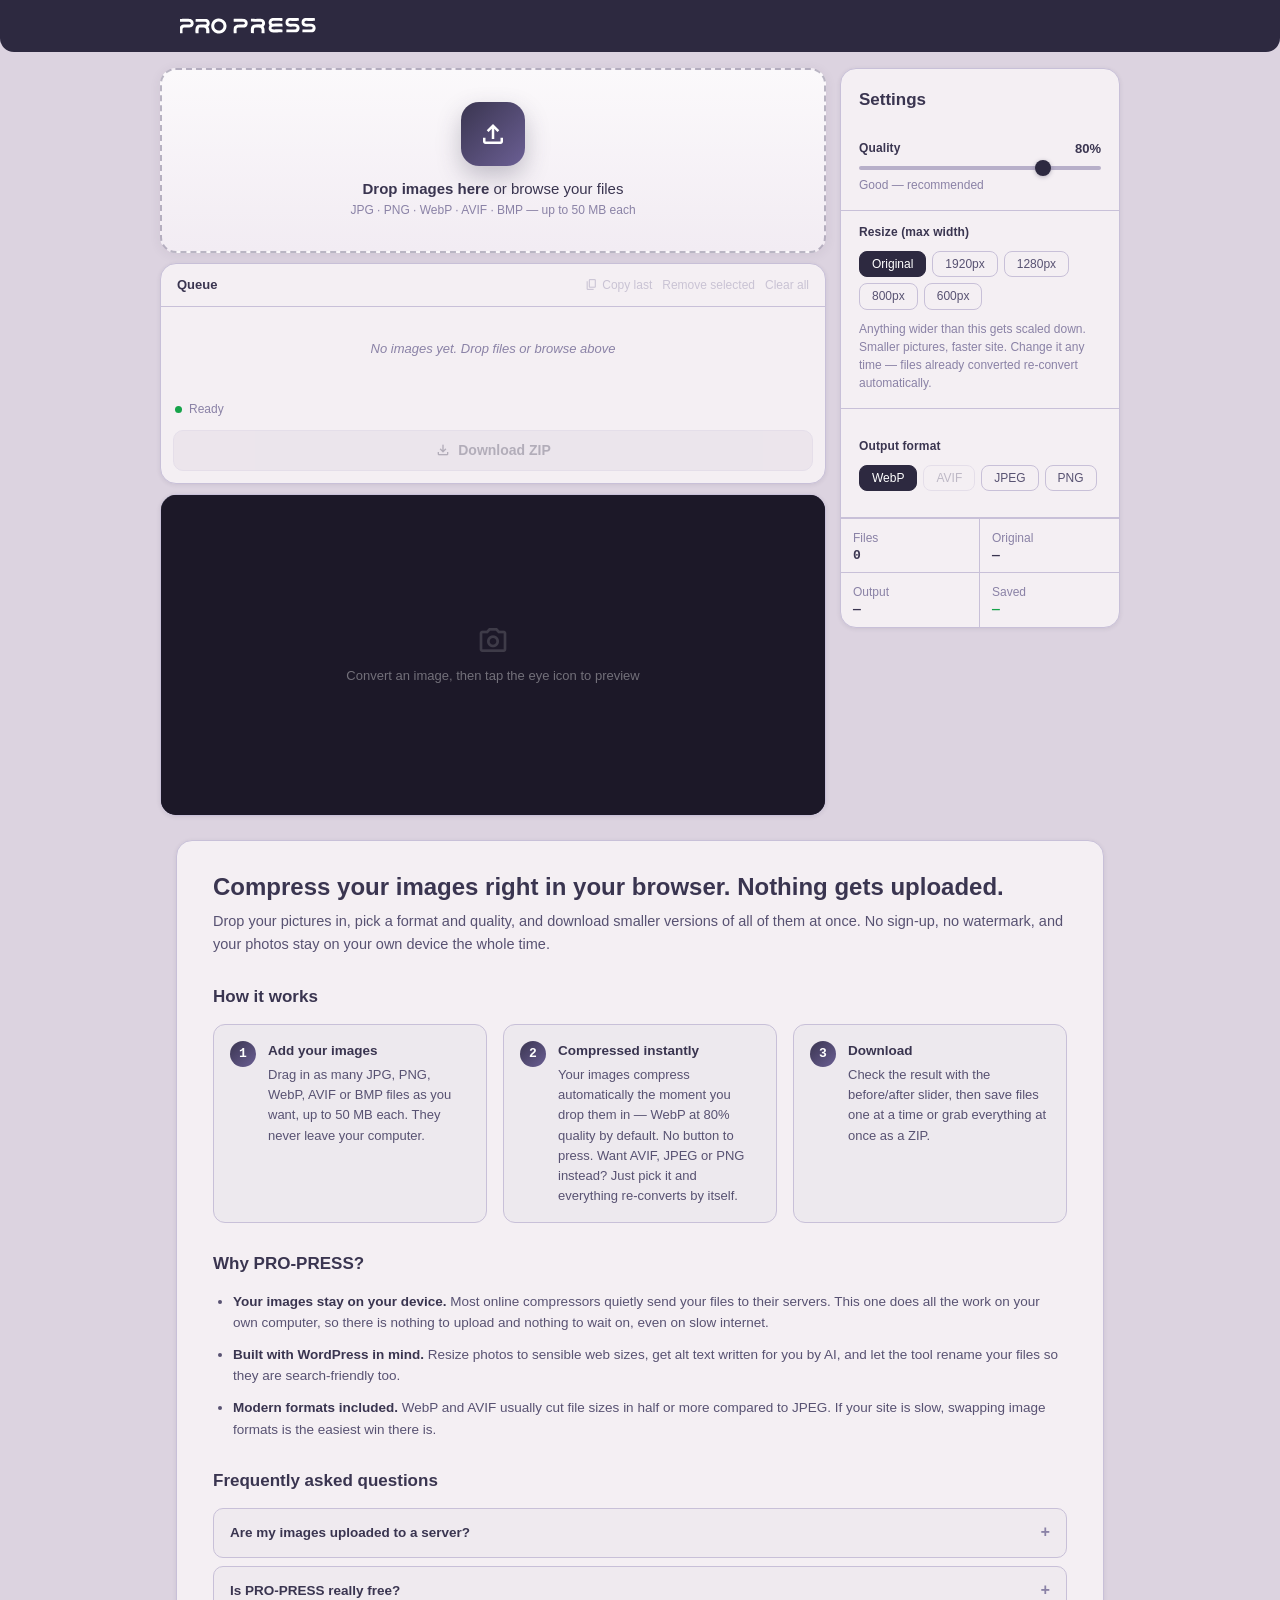
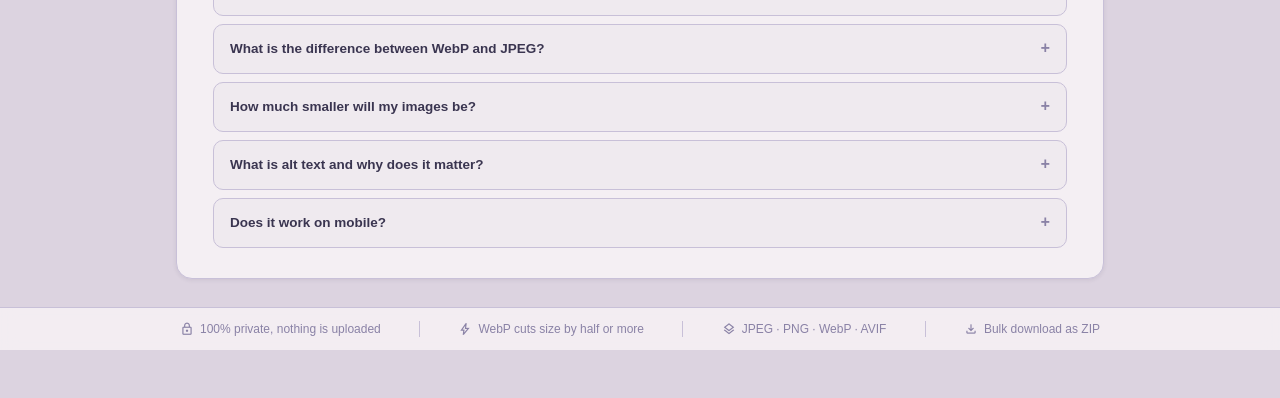
<file: index.html>
<!DOCTYPE html>
<html lang="en">
<head>
  <meta charset="utf-8"/>
  <meta name="viewport" content="width=device-width, initial-scale=1.0"/>
  <title>PRO-PRESS | Free Image Optimizer &amp; Compressor for WebP, AVIF, JPEG and PNG</title>
  <meta name="description" content="Compress and convert images to WebP, AVIF, JPEG or PNG right in your browser. 100% free and private. Nothing is uploaded anywhere, so it even works on slow connections."/>
  <meta name="keywords" content="image compressor, image optimizer, compress images, WebP converter, AVIF converter, bulk image compression, reduce image size, free image compressor"/>
  <meta name="author" content="PRO-PRESS"/>
  <meta name="robots" content="index, follow"/>
  <script async src="https://pagead2.googlesyndication.com/pagead/js/adsbygoogle.js?client=ca-pub-9510743581652071"
     crossorigin="anonymous"></script>
  <meta name="google-adsense-account" content="ca-pub-9510743581652071"/>
  <meta name="theme-color" content="#3A3550"/>
  <link rel="canonical" href="https://pro-press.vercel.app/"/>
  <meta property="og:type" content="website"/>
  <meta property="og:title" content="PRO-PRESS: Free Bulk Image Optimizer &amp; Compressor"/>
  <meta property="og:description" content="Compress JPEG, PNG, WebP and AVIF images right in your browser. Nothing is uploaded. Free forever."/>
  <meta property="og:url" content="https://pro-press.vercel.app/"/>
  <meta name="twitter:card" content="summary_large_image"/>
  <meta name="twitter:title" content="PRO-PRESS: Free Bulk Image Optimizer &amp; Compressor"/>
  <link rel="icon" type="image/svg+xml" href="assests/fav icon colored.svg"/>
  <script type="application/ld+json">
  {"@context":"https://schema.org","@type":"WebApplication","name":"PRO-PRESS Image Optimizer","url":"https://pro-press.vercel.app/","description":"Free bulk image compressor. Compress JPEG, PNG, WebP and AVIF in your browser.","applicationCategory":"MultimediaApplication","operatingSystem":"Any","offers":{"@type":"Offer","price":"0","priceCurrency":"USD"}}
  </script>
  <script type="application/ld+json">
  {"@context":"https://schema.org","@type":"FAQPage","mainEntity":[
    {"@type":"Question","name":"Are my images uploaded to a server?","acceptedAnswer":{"@type":"Answer","text":"No. Compression, resizing and format conversion all happen inside your browser, so your images never leave your device. The one exception is the AI alt text feature: it sends a single resized copy of one image to an AI service, and only when you tap the Alt button yourself."}},
    {"@type":"Question","name":"Is PRO-PRESS really free?","acceptedAnswer":{"@type":"Answer","text":"Yes, completely. No account, no watermark, no daily limit. You can compress a hundred images and download the ZIP without paying anything."}},
    {"@type":"Question","name":"What is the difference between WebP and JPEG?","acceptedAnswer":{"@type":"Answer","text":"WebP makes files roughly half the size of JPEG at similar quality, and every major browser supports it now, so it is the sensible default for websites. If you are unsure, convert one image each way and compare them with the preview slider."}},
    {"@type":"Question","name":"How much smaller will my images be?","acceptedAnswer":{"@type":"Answer","text":"Most photos shrink by 70 to 90 percent at the default 80% quality setting. If you also resize a 3300px camera photo down to 800px, a 4 MB original can end up around 100 KB."}},
    {"@type":"Question","name":"What is alt text and why does it matter?","acceptedAnswer":{"@type":"Answer","text":"Alt text is the short description a screen reader reads out loud and search engines read to understand your image. Good alt text helps visually impaired visitors and helps your pictures show up in Google Images. Tap Alt on any file and the tool writes it for you, embeds it in the image, and can rename the file to match."}},
    {"@type":"Question","name":"Does it work on mobile?","acceptedAnswer":{"@type":"Answer","text":"Yes, in any modern mobile browser, iPhone and Android included. Since your phone does the work itself, you can compress big batches even on a slow connection."}}
  ]}
  </script>
  <!-- Fonts: Satoshi + JetBrains Mono from Fontshare (lighter than the old
       Inter/Space Grotesk/Space Mono set), icon font still from Google.
       Satoshi 400 is preloaded because it renders nearly all body text.
       Only 4 preconnects: Lighthouse warns when there are more. The ad CDN
       (async script) and cdnjs (JSZip lazy-loaded after conversion) don't
       need early connections. -->
  <link rel="preconnect" href="https://api.fontshare.com"/>
  <link rel="preconnect" href="https://cdn.fontshare.com" crossorigin/>
  <link rel="preconnect" href="https://fonts.googleapis.com"/>
  <link rel="preconnect" href="https://fonts.gstatic.com" crossorigin/>
  <link rel="preload" href="https://cdn.fontshare.com/wf/TTX2Z3BF3P6Y5BQT3IV2VNOK6FL22KUT/7QYRJOI3JIMYHGY6CH7SOIFRQLZOLNJ6/KFIAZD4RUMEZIYV6FQ3T3GP5PDBDB6JY.woff2" as="font" type="font/woff2" crossorigin/>
  <link href="https://api.fontshare.com/v2/css?display=swap&amp;f[]=satoshi@400,500,600,700&amp;f[]=jet-brains-mono@400,700" rel="stylesheet"/>
  <link href="https://fonts.googleapis.com/css2?family=Material+Symbols+Outlined:wght,FILL@100..700,0..1&amp;display=block" rel="stylesheet"/>
  <link href="styles.css" rel="stylesheet"/>
  <link href="layout-fixes.css" rel="stylesheet"/>
</head>
<body>
<script>
// Gate icon glyphs until the Material Symbols font is really loaded, so the
// raw ligature words ("upload", "bolt", "close"...) never flash as text.
// Safety: if the font hasn't loaded within 3 seconds (offline, slow network,
// font blocked), release the gate anyway — better a brief word flash than
// permanently invisible icons.
(function () {
  var done = false;
  function release() {
    if (done) return;
    done = true;
    document.documentElement.classList.add('fonts-ready');
  }
  if (document.fonts && document.fonts.load) {
    document.fonts.load('20px "Material Symbols Outlined"').then(release, release);
  }
  setTimeout(release, 3000);
})();
</script>

<!-- Header -->
<header class="topbar">
  <div class="topbar-inner">
    <div class="topbar-brand">
      <img src="assests/white logo.svg" alt="PRO-PRESS" class="topbar-wordmark"/>
    </div>
  </div>
</header>

<!-- App -->
<div class="app-wrap">
  <div class="app-inner">

    <!-- Left Column -->
    <div class="col-left">

      <!-- Upload Zone -->
      <div class="upload-zone card" id="dz" aria-label="Image upload area">
        <input type="file" id="fi" multiple accept="image/*" aria-label="Select image files">
        <div class="upload-icon-box">
          <span class="mi">upload</span>
        </div>
        <div class="upload-text">
          <div class="upload-title"><strong>Drop images here</strong> or browse your files</div>
          <div class="upload-formats">JPG · PNG · WebP · AVIF · BMP — up to 50 MB each</div>
        </div>
      </div>

      <!-- AD SLOT: below the upload zone. To activate, paste your AdSense <ins> code
           inside this div and add the class "active" to it. -->
      <div class="ad-slot" id="adSlotMid"></div>

      <!-- Queue -->
      <div class="card queue-card">
        <div class="queue-head">
          <div class="queue-head-left">
            <span class="queue-label">Queue</span>
            <span class="queue-badge" id="queueBadge"></span>
          </div>
          <div class="queue-actions">
            <button class="link-btn" id="btnCopyLast" disabled>
              <span class="mi" style="font-size:13px">content_copy</span> Copy last
            </button>
            <button class="link-btn" id="btnRemSel" disabled>Remove selected</button>
            <button class="link-btn" id="btnClear" disabled>Clear all</button>
          </div>
        </div>
        <div class="file-list" id="fileBody" role="list" aria-label="Image file list">
          <div class="empty-hint">No images yet. Drop files or browse above</div>
        </div>
        <!-- Status line lives with the Queue now (not in Settings) so desktop
             AND mobile users see Ready / Converting / Done next to the files. -->
        <div class="stats-status">
          <span class="stats-status-dot"></span>
          <span id="stStatus">Ready</span>
        </div>
        <!-- Download under Queue (desktop position; on mobile this hides and
             the pinned bottom download bar takes over — same handler) -->
        <div class="queue-dl-row">
          <button class="btn btn-dl btn-block" id="btnDlQueue" disabled aria-label="Download all converted images">
            <span class="mi" style="font-size:16px">download</span> Download ZIP
          </button>
        </div>
      </div>

      <!-- Preview / Slider -->
      <section class="card prev-card" id="prevCard" aria-label="Image comparison">
        <div class="prev-wrap" id="prevWrap" style="height:320px" role="img" aria-label="Before/After slider">
          <img id="prevOrig" alt="Original">
          <img id="prevComp" alt="Compressed" class="prev-after">
          <div class="prev-divider" id="prevLine"></div>
          <div class="prev-knob" id="prevKnob" aria-hidden="true">
            <span class="mi" style="font-size:14px">chevron_left</span>
            <span class="mi" style="font-size:14px">chevron_right</span>
          </div>
          <span class="prev-lbl l" id="prevLblL">Original</span>
          <span class="prev-lbl r" id="prevLblR">Compressed</span>
          <div class="prev-watermark">PRO-PRESS</div>
          <div class="prev-placeholder" id="prevPlaceholder">
            <span class="mi" style="font-size:32px;opacity:.4">photo_camera</span>
            <span>Convert an image, then tap the eye icon to preview</span>
          </div>
          <!-- Floating controls bar -->
          <div class="prev-controls">
            <button class="prev-ctrl-btn" id="btnPrevSm">
              <span class="mi" style="font-size:13px">expand_more</span> Smaller
            </button>
            <button class="prev-ctrl-btn" id="btnPrevLg">
              <span class="mi" style="font-size:13px">expand_less</span> Larger
            </button>
          </div>
        </div>
        <div class="prev-footer" id="prevFooter"></div>
      </section>

    </div><!-- /col-left -->

    <!-- Right Column -->
    <div class="col-right">

      <!-- Settings Card -->
      <div class="card settings-card">
        <div class="settings-heading">Settings</div>

        <!-- Quality -->
        <div class="setting-section">
          <div class="setting-row-label">
            <span class="setting-label">Quality</span>
            <span class="slider-val" id="gQout">80%</span>
          </div>
          <input type="range" id="gQ" min="10" max="100" step="1" value="80" aria-label="Compression quality">
          <div class="q-hint" id="qHint">Good — recommended</div>
        </div>

        <!-- Resize (max width) -->
        <select id="gMaxw" class="hidden-select" aria-label="Maximum output width">
          <option value="0">Original size</option>
          <option value="1920">1920px</option>
          <option value="1280">1280px</option>
          <option value="800">800px</option>
          <option value="600">600px</option>
        </select>
        <div class="setting-section">
          <span class="setting-label">Resize (max width)</span>
          <div class="chip-group" id="mwChips">
            <button class="chip active" data-val="0" onclick="setChip('gMaxw','mwChips',this)">Original</button>
            <button class="chip" data-val="1920" onclick="setChip('gMaxw','mwChips',this)">1920px</button>
            <button class="chip" data-val="1280" onclick="setChip('gMaxw','mwChips',this)">1280px</button>
            <button class="chip" data-val="800" onclick="setChip('gMaxw','mwChips',this)">800px</button>
            <button class="chip" data-val="600" onclick="setChip('gMaxw','mwChips',this)">600px</button>
          </div>
          <div class="q-hint">Anything wider than this gets scaled down. Smaller pictures, faster site. Change it any time — files already converted re-convert automatically.</div>
        </div>

        <!-- Format -->
        <select id="gFmt" class="hidden-select" aria-label="Output format">
          <option value="webp">WebP</option>
          <option value="avif">AVIF</option>
          <option value="jpeg">JPEG</option>
          <option value="png">PNG</option>
        </select>
        <div class="setting-section setting-section-last">
          <span class="setting-label">Output format</span>
          <div class="chip-group" id="fmtChips">
            <button class="chip active" data-val="webp" onclick="setChip('gFmt','fmtChips',this)">WebP</button>
            <button class="chip" data-val="avif" onclick="setChip('gFmt','fmtChips',this)">AVIF</button>
            <button class="chip" data-val="jpeg" onclick="setChip('gFmt','fmtChips',this)">JPEG</button>
            <button class="chip" data-val="png" onclick="setChip('gFmt','fmtChips',this)">PNG</button>
          </div>
        </div>

        <!-- Stats grid -->
        <div class="stats-grid">
          <div class="stat-item">
            <span class="stat-lbl">Files</span>
            <span class="stat-val" id="stFiles">0</span>
          </div>
          <div class="stat-item">
            <span class="stat-lbl">Original</span>
            <span class="stat-val" id="stOrig">—</span>
          </div>
          <div class="stat-item">
            <span class="stat-lbl">Output</span>
            <span class="stat-val" id="stComp">—</span>
          </div>
          <div class="stat-item">
            <span class="stat-lbl">Saved</span>
            <span class="stat-val green" id="stSaved">—</span>
          </div>
        </div>

        <!-- Pinned download bar — mobile position. Desktop hides it via CSS
             (the Queue download button takes over there). Same downloadAll()
             handler as the queue button; updateStats() keeps both in sync.
             MUST exist on every screen: on mobile this is the ONLY download
             button, and app.js binds to it at load. -->
        <div class="action-bar">
          <button class="btn btn-dl btn-block" id="btnDlAll" disabled aria-label="Download all converted images">
            <span class="mi" style="font-size:16px">download</span> Download ZIP
          </button>
        </div>

      </div><!-- /settings-card -->

      <!-- Alt Text Panel -->
      <section class="card alt-card" id="altCard" style="display:none" aria-label="Generated alt text">
        <div class="alt-head">
          <div class="alt-head-title">
            <span class="mi">image_search</span>
            Alt Text &mdash; <span id="altFileName"></span>
          </div>
          <div class="alt-head-right">
            <button class="btn-icon" id="btnCloseAlt" aria-label="Close">
              <span class="mi" style="font-size:14px">close</span>
            </button>
          </div>
        </div>
        <div class="alt-body" id="altBody">
          <div class="alt-options">
            <div style="width:100%">
              <div class="setting-label" style="margin-bottom:6px">Style</div>
              <select id="altStyle" aria-label="Alt text style">
                <option value="concise">Concise</option>
                <option value="detailed">Detailed</option>
                <option value="seo">SEO-Focused</option>
                <option value="ecommerce">E-Commerce</option>
              </select>
            </div>
          </div>
          <div class="alt-loading" id="altLoading">
            <div class="alt-spinner"></div>
            <span>Analyzing image…</span>
          </div>
          <div id="altResults" style="display:none"></div>
          <div class="alt-disclosure" style="font-size:11px;line-height:1.45;opacity:.75">Note: this feature sends the image securely to an AI service for analysis. Compression itself never uploads anything. If the AI service is busy, just wait a few seconds and try again.</div>
        </div>
      </section>

    </div><!-- /col-right -->

  </div><!-- /app-inner -->
</div><!-- /app-wrap -->

<!-- Content section: how it works, privacy, FAQ -->
<main class="content-section" aria-label="About PRO-PRESS">
  <div class="content-inner">

    <h1>Compress your images right in your browser. Nothing gets uploaded.</h1>
    <p class="content-lead">Drop your pictures in, pick a format and quality, and download smaller versions of all of them at once. No sign-up, no watermark, and your photos stay on your own device the whole time.</p>

    <h2>How it works</h2>
    <div class="step-grid">
      <div class="step">
        <span class="step-num">1</span>
        <div>
          <strong>Add your images</strong>
          <p>Drag in as many JPG, PNG, WebP, AVIF or BMP files as you want, up to 50 MB each. They never leave your computer.</p>
        </div>
      </div>
      <div class="step">
        <span class="step-num">2</span>
        <div>
          <strong>Compressed instantly</strong>
          <p>Your images compress automatically the moment you drop them in — WebP at 80% quality by default. No button to press. Want AVIF, JPEG or PNG instead? Just pick it and everything re-converts by itself.</p>
        </div>
      </div>
      <div class="step">
        <span class="step-num">3</span>
        <div>
          <strong>Download</strong>
          <p>Check the result with the before/after slider, then save files one at a time or grab everything at once as a ZIP.</p>
        </div>
      </div>
    </div>

    <h2>Why PRO-PRESS?</h2>
    <ul class="why-list">
      <li><strong>Your images stay on your device.</strong> Most online compressors quietly send your files to their servers. This one does all the work on your own computer, so there is nothing to upload and nothing to wait on, even on slow internet.</li>
      <li><strong>Built with WordPress in mind.</strong> Resize photos to sensible web sizes, get alt text written for you by AI, and let the tool rename your files so they are search-friendly too.</li>
      <li><strong>Modern formats included.</strong> WebP and AVIF usually cut file sizes in half or more compared to JPEG. If your site is slow, swapping image formats is the easiest win there is.</li>
    </ul>

    <h2>Frequently asked questions</h2>
    <div class="faq-list">
      <details>
        <summary>Are my images uploaded to a server?</summary>
        <p>No. Compression, resizing and format conversion all happen inside your browser, so your images never leave your device. The one exception is the AI alt text feature: it sends a single resized copy of one image to an AI service, and only when you tap the Alt button yourself.</p>
      </details>
      <details>
        <summary>Is PRO-PRESS really free?</summary>
        <p>Yes, completely. No account, no watermark, no daily limit. You can compress a hundred images and download the ZIP without paying anything.</p>
      </details>
      <details>
        <summary>What is the difference between WebP and JPEG?</summary>
        <p>WebP makes files roughly half the size of JPEG at similar quality, and every major browser supports it now, so it is the sensible default for websites. If you are unsure, convert one image each way and compare them with the preview slider.</p>
      </details>
      <details>
        <summary>How much smaller will my images be?</summary>
        <p>Most photos shrink by 70 to 90 percent at the default 80% quality setting. If you also resize a 3300px camera photo down to 800px, a 4 MB original can end up around 100 KB.</p>
      </details>
      <details>
        <summary>What is alt text and why does it matter?</summary>
        <p>Alt text is the short description a screen reader reads out loud, and the one search engines read to understand your picture. Good alt text helps visually impaired visitors and helps your images show up in Google Images. Tap Alt on any file and the tool writes it for you, embeds it in the image, and can rename the file to match.</p>
      </details>
      <details>
        <summary>Does it work on mobile?</summary>
        <p>Yes, in any modern mobile browser, iPhone and Android included. Since your phone does the work itself, you can compress big batches even on a slow connection.</p>
      </details>
    </div>

  </div>
</main>

<!-- Bottom info bar -->
<footer class="info-bar">
  <div class="info-bar-inner">
    <span class="info-item"><span class="mi">lock</span> 100% private, nothing is uploaded</span>
    <span class="info-sep"></span>
    <span class="info-item"><span class="mi">bolt</span> WebP cuts size by half or more</span>
    <span class="info-sep"></span>
    <span class="info-item"><span class="mi">layers</span> JPEG · PNG · WebP · AVIF</span>
    <span class="info-sep"></span>
    <span class="info-item"><span class="mi">download</span> Bulk download as ZIP</span>
  </div>
</footer>

<!-- AD SLOT: above the footer, full width. To activate, paste your AdSense <ins> code
     inside this div and add the class "active" to it. -->
<div class="ad-slot" id="adSlotFooter"></div>

<script>
function setChip(selectId, groupId, btn) {
  if (btn && btn.disabled) return;
  var sel = document.getElementById(selectId);
  sel.value = btn.getAttribute('data-val');
  document.querySelectorAll('#' + groupId + ' .chip').forEach(function(c) { c.classList.remove('active'); });
  btn.classList.add('active');
  sel.dispatchEvent(new Event('change', { bubbles: true }));
}
</script>
<script src="app.js"></script>
<script src="alt-ux.js"></script>
</body>
</html>
</file>
<file: styles.css>
:root {
  --bg: #DCD3E0;
  --card: #F4EFF3;
  --card-border: #C8C0D8;
  --card-shadow: 0 1px 4px rgba(58,53,80,0.10);
  --text-primary: #3A3550;
  --text-secondary: #585272;
  --text-muted: #8A82A6;
  --accent: #585272;
  --accent-light: rgba(88,82,114,0.08);
  --success: #16a34a;
  --success-light: #f0fdf4;
  --error: #dc2626;
  --error-light: #fef2f2;
  --warning: #d97706;
  /* Legacy vars referenced by app.js */
  --outline: #8A82A6;
  --secondary: #8A82A6;
  --tertiary: #16a34a;
  --font-body: 'Inter', sans-serif;
  --font-display: 'Space Grotesk', sans-serif;
  --font-mono: 'Space Mono', monospace;
  --radius: 8px;
  --radius-lg: 12px;
  --radius-xl: 16px;
  --radius-full: 9999px;
}

*, *::before, *::after { box-sizing: border-box; margin: 0; padding: 0; }
html { scroll-behavior: smooth; }
body {
  background: var(--bg);
  color: var(--text-primary);
  font-family: var(--font-body);
  font-size: 14px;
  line-height: 1.5;
  min-height: 100vh;
  -webkit-font-smoothing: antialiased;
  padding-bottom: 48px;
  display: flex;
  flex-direction: column;
}

/* ── Material Icon ── */
.mi {
  font-family: 'Material Symbols Outlined';
  font-weight: normal; font-style: normal;
  font-size: 20px; line-height: 1;
  letter-spacing: normal; text-transform: none;
  display: inline-block; white-space: nowrap;
  word-wrap: normal; direction: ltr;
  -webkit-font-smoothing: antialiased;
  font-variation-settings: 'FILL' 0, 'wght' 400, 'GRAD' 0, 'opsz' 24;
  vertical-align: middle;
}

/* ── Header ── */
.topbar {
  background: #2d2940;
  border-radius: 0 0 14px 14px;
  position: sticky; top: 0; z-index: 100;
}
.topbar-inner {
  max-width: 960px; margin: 0 auto;
  padding: 0 20px; height: 52px;
  display: flex; align-items: center; justify-content: space-between;
}
.topbar-brand { display: flex; align-items: center; gap: 10px; }
.topbar-wordmark { height: 16px; width: auto; display: block; }
.cats-img {
  position: fixed; bottom: 48px; right: 0;
  width: 240px; z-index: 79; pointer-events: none;
  display: block;
}
.topbar-actions { display: flex; align-items: center; gap: 10px; }
.topbar-pill {
  display: inline-flex; align-items: center; gap: 6px;
  padding: 5px 13px;
  background: transparent;
  border: 1px solid rgba(255,255,255,0.15);
  border-radius: var(--radius-full);
  color: rgba(255,255,255,0.72);
  font-size: 12px; font-weight: 500; font-family: var(--font-body);
  cursor: pointer; transition: background 0.15s;
}
.topbar-pill:hover { background: rgba(255,255,255,0.08); }
.topbar-pill .mi { font-size: 14px; }
.topbar-pill-static { cursor: default; }
.topbar-pill-static:hover { background: transparent; }

/* ── Layout ── */
.app-wrap {
  flex: 1;
  display: flex;
  align-items: center;
  width: 100%;
  padding: 16px 16px 24px;
  box-sizing: border-box;
}
.app-inner {
  display: grid;
  grid-template-columns: 1fr 280px;
  gap: 14px;
  align-items: start;
  max-width: 960px;
  margin: 0 auto;
  width: 100%;
}
.col-left  { display: flex; flex-direction: column; gap: 10px; min-width: 0; }
.col-right { display: flex; flex-direction: column; gap: 0; min-width: 0; }

/* ── Card base ── */
.card {
  background: var(--card);
  border: 1px solid var(--card-border);
  border-radius: var(--radius-xl);
  box-shadow: var(--card-shadow);
}

/* ── Upload Zone ── */
.upload-zone {
  display: flex; align-items: center; gap: 14px;
  padding: 16px 20px;
  border: 1.5px dashed var(--card-border);
  cursor: pointer; transition: border-color 0.2s, background 0.2s;
  position: relative;
}
.upload-zone:hover, .upload-zone.over {
  border-color: var(--accent); background: var(--accent-light);
}
.upload-zone input[type=file] {
  position: absolute; inset: 0; opacity: 0;
  cursor: pointer; width: 100%; height: 100%; z-index: 2;
}
.upload-icon-box {
  width: 44px; height: 44px; flex-shrink: 0;
  background: #3A3550; border-radius: 10px;
  display: flex; align-items: center; justify-content: center;
  position: relative; z-index: 3;
}
.upload-icon-box .mi { color: white; font-size: 22px; }
.upload-text { min-width: 0; }
.upload-title { font-size: 14px; color: var(--text-primary); line-height: 1.4; }
.upload-title strong { font-weight: 600; }
.upload-formats { font-size: 11px; color: var(--text-muted); margin-top: 2px; }

/* ── Buttons ── */
.btn {
  display: inline-flex; align-items: center; gap: 7px;
  padding: 9px 20px; border: none; border-radius: var(--radius-full);
  font-family: var(--font-body); font-size: 13px; font-weight: 600;
  cursor: pointer; transition: all 0.15s; white-space: nowrap; line-height: 1.2;
}
.btn:active { transform: scale(0.97); }
.btn:disabled { opacity: 0.35; cursor: default; pointer-events: none; }

.btn-primary { background: #2d2940; color: white; }
.btn-primary:hover { background: #3A3550; }

.btn-dl {
  background: transparent; color: var(--text-secondary);
  border: none; font-weight: 500;
  text-decoration: none;
}
.btn-dl:hover { color: var(--text-primary); text-decoration: underline; }
.btn-dl:disabled { opacity: 0.35; cursor: default; pointer-events: none; text-decoration: none; }

.btn-outline {
  background: transparent; color: var(--text-primary);
  border: 1.5px solid var(--card-border);
}
.btn-outline:hover { border-color: var(--accent); background: var(--accent-light); }

.btn-ghost,
.btn-secondary {
  background: transparent; color: var(--text-secondary);
  border: 1px solid var(--card-border);
}
.btn-ghost:hover,
.btn-secondary:hover { background: var(--accent-light); color: var(--text-primary); }

.btn-sm { padding: 5px 12px; font-size: 12px; }
.btn-block { width: 100%; justify-content: center; }

.btn-icon {
  width: 30px; height: 30px; padding: 0; border-radius: 6px;
  display: flex; align-items: center; justify-content: center;
  background: rgba(88,82,114,0.09); border: none; cursor: pointer;
  color: var(--text-secondary); transition: all 0.15s;
}
.btn-icon:hover { color: var(--text-primary); background: rgba(88,82,114,0.15); box-shadow: 0 0 0 1.5px var(--card-border); }
.btn-icon.danger { background: transparent; color: var(--text-muted); }
.btn-icon.danger:hover { color: var(--error); background: var(--error-light); box-shadow: none; }
.btn-icon .mi { font-size: 16px; }
.btn-icon-alt { font-size: 10px; font-weight: 700; letter-spacing: 0.04em; padding: 0 7px; }

.link-btn {
  font-family: var(--font-body); font-size: 12px; font-weight: 500;
  color: var(--text-muted); background: none; border: none;
  cursor: pointer; transition: color 0.15s;
  display: inline-flex; align-items: center; gap: 4px;
}
.link-btn:hover { color: var(--text-primary); text-decoration: underline; }
.link-btn:disabled { opacity: 0.4; cursor: default; pointer-events: none; }

/* ── Queue ── */
.queue-card { overflow: hidden; }
.queue-head {
  display: flex; align-items: center; justify-content: space-between;
  padding: 11px 16px; border-bottom: 1px solid var(--card-border);
}
.queue-head-left { display: flex; align-items: center; gap: 8px; }
.queue-label { font-size: 13px; font-weight: 600; color: var(--text-primary); }
.queue-badge {
  font-size: 11px; font-weight: 700; font-family: var(--font-mono);
  background: rgba(88,82,114,0.12); color: var(--text-secondary);
  padding: 1px 7px; border-radius: var(--radius-full);
  min-width: 20px; text-align: center;
  display: none;
}
.queue-badge:not(:empty) { display: inline-block; }
.queue-actions { display: flex; align-items: center; gap: 10px; }

/* ── File Rows ── */
.file-list { display: flex; flex-direction: column; }
.file-row {
  display: flex; align-items: center; gap: 10px;
  padding: 9px 14px;
  cursor: pointer;
  border-bottom: 1px solid var(--card-border);
  transition: background 0.1s;
}
.file-row:last-child { border-bottom: none; }
.file-row:hover { background: rgba(88,82,114,0.04); }
.file-row.sel { background: rgba(88,82,114,0.08); }
.file-row.done-row { border-left: 2px solid var(--success); }
.file-row.error-row { border-left: 2px solid var(--error); }
.file-row.converting-row { border-left: 2px solid #585272; }

.file-thumb {
  width: 38px; height: 38px;
  border-radius: 6px;
  background: #DCD3E0; overflow: hidden; flex-shrink: 0;
  position: relative; display: flex; align-items: center; justify-content: center;
  border: 1px solid var(--card-border);
}
.file-thumb img { width: 100%; height: 100%; object-fit: cover; }
.file-thumb .mi { color: var(--text-muted); font-size: 16px; }
.file-thumb .spinner {
  position: absolute; inset: 0;
  display: flex; align-items: center; justify-content: center;
  background: rgba(244,239,243,0.75);
}
.file-thumb .spinner .mi { color: var(--accent); font-size: 14px; animation: spin 1s linear infinite; }
@keyframes spin { to { transform: rotate(360deg); } }

.file-info { flex: 1; min-width: 0; }
.file-name {
  font-size: 13px; font-weight: 600; color: var(--text-primary);
  white-space: nowrap; overflow: hidden; text-overflow: ellipsis;
  margin-bottom: 1px; display: flex; align-items: center; gap: 2px;
}
.file-name-text {
  cursor: text; border-bottom: 1px dashed transparent;
  transition: border-color 0.15s, color 0.15s;
  overflow: hidden; text-overflow: ellipsis;
}
.file-name-text:hover { border-bottom-color: var(--accent); color: var(--accent); }
.file-ext { color: var(--text-muted); font-weight: 400; }
.file-name .edit-hint {
  font-size: 13px; color: var(--text-muted); opacity: 0;
  transition: opacity 0.15s; flex-shrink: 0; margin-left: 2px;
}
.file-row:hover .file-name .edit-hint { opacity: 0.6; }

.rename-tooltip {
  position: absolute; top: -28px; left: 0;
  background: var(--accent); color: white; font-size: 10px; font-weight: 700;
  padding: 3px 7px; border-radius: 4px; white-space: nowrap; pointer-events: none;
  animation: tooltip-pop 3s ease-out forwards; z-index: 10;
}
.rename-tooltip::after {
  content: ''; position: absolute; bottom: -4px; left: 12px;
  width: 7px; height: 7px; background: var(--accent); transform: rotate(45deg);
}
@keyframes tooltip-pop {
  0% { opacity: 0; transform: translateY(4px); }
  10% { opacity: 1; transform: translateY(0); }
  75% { opacity: 1; }
  100% { opacity: 0; transform: translateY(-3px); }
}
.file-name-input {
  font-family: var(--font-body); font-size: 13px; font-weight: 600;
  color: var(--text-primary); background: white;
  border: 1.5px solid var(--accent); border-radius: 4px;
  padding: 2px 6px; outline: none; width: 100%;
  box-shadow: 0 0 0 2px rgba(88,82,114,0.15);
}

.file-meta { display: flex; align-items: center; gap: 5px; }
.file-meta .mono { font-size: 11px; color: var(--text-muted); font-family: var(--font-mono); }
.format-badge {
  font-family: var(--font-mono); font-size: 9px; font-weight: 700;
  letter-spacing: 0.04em; padding: 1px 4px; border-radius: 3px; text-transform: uppercase;
}
.format-badge.fb-done { background: var(--success-light); color: var(--success); border: 1px solid rgba(22,163,74,0.2); }
.format-badge.fb-pending { background: rgba(88,82,114,0.1); color: var(--text-muted); }

/* Percentage pill */
.file-pct {
  font-family: var(--font-mono); font-size: 11px; font-weight: 700;
  padding: 3px 9px; border-radius: var(--radius-full); white-space: nowrap; flex-shrink: 0;
}
.pct-done { background: var(--success-light); color: var(--success); border: 1px solid rgba(22,163,74,0.2); }
.pct-neg { background: var(--error-light); color: var(--error); border: 1px solid rgba(220,38,38,0.2); }
.pct-working { background: rgba(88,82,114,0.1); color: var(--text-secondary); }
.pct-wait { background: rgba(88,82,114,0.08); color: var(--text-muted); }
.pct-error { background: var(--error-light); color: var(--error); }

/* Keep legacy classes for any dynamic CSS var references */
.file-saved { font-family: var(--font-mono); font-size: 11px; font-weight: 700; white-space: nowrap; }
.saved-pos { color: var(--success); }
.saved-neg { color: var(--warning); }

.file-actions { display: flex; gap: 2px; flex-shrink: 0; }

.file-progress {
  width: 100%; height: 3px; background: #DCD3E0; border-radius: 2px;
  overflow: hidden; margin-top: 4px;
}
.file-progress-bar {
  height: 100%; background: linear-gradient(90deg, #3A3550, #8A82A6);
  transition: width 0.3s;
}

/* Badges (legacy) */
.badge {
  font-family: var(--font-mono); font-size: 9px; font-weight: 700;
  letter-spacing: 0.03em; padding: 2px 6px; border-radius: 3px;
  text-transform: uppercase; white-space: nowrap; display: none;
}
.b-p { display: none; }
.b-c { display: none; }
.b-d { display: none; }
.b-e { display: none; }
@keyframes pulse-badge { 0%,100% { opacity: 1; } 50% { opacity: 0.5; } }

.empty-hint {
  text-align: center; color: var(--text-muted); font-size: 13px;
  padding: 32px 20px; font-style: italic;
}

/* ── Preview / Slider ── */
.prev-card { display: block; overflow: hidden; }
.prev-wrap {
  background: #1c1828;
  position: relative; overflow: hidden;
  cursor: col-resize; user-select: none;
  transition: height 0.2s cubic-bezier(.4,0,.2,1);
}
.prev-wrap img {
  position: absolute; inset: 0; width: 100%; height: 100%; object-fit: contain;
}
.prev-after { clip-path: inset(0 0 0 50%); }

.prev-divider {
  position: absolute; top: 0; bottom: 0; left: 50%;
  width: 2px; background: white; box-shadow: 0 0 8px rgba(0,0,0,0.6);
}
.prev-knob {
  position: absolute; top: 50%; left: 50%;
  transform: translate(-50%,-50%);
  width: 36px; height: 36px;
  background: white; border-radius: 50%;
  display: flex; align-items: center; justify-content: center;
  box-shadow: 0 2px 10px rgba(0,0,0,0.4); pointer-events: none;
  color: #3A3550; gap: 0;
}
.prev-knob .mi { font-size: 14px; margin: 0 -2px; }

.prev-lbl {
  position: absolute; top: 12px;
  font-size: 11px; font-weight: 600; font-family: var(--font-mono);
  padding: 4px 10px; border-radius: var(--radius-full);
  letter-spacing: 0.03em; backdrop-filter: blur(4px);
}
.prev-lbl.l { left: 12px; background: rgba(28,24,40,0.78); color: rgba(255,255,255,0.9); }
.prev-lbl.r { right: 12px; background: rgba(28,24,40,0.78); color: rgba(255,255,255,0.9); }

/* Floating controls bar at bottom of slider */
.prev-controls {
  position: absolute; bottom: 14px; left: 50%;
  transform: translateX(-50%);
  display: flex; align-items: center; gap: 2px;
  background: rgba(28,24,40,0.82);
  backdrop-filter: blur(8px);
  border-radius: var(--radius-full);
  padding: 5px 8px;
}
.prev-ctrl-btn {
  display: inline-flex; align-items: center; gap: 4px;
  padding: 4px 10px; background: transparent; border: none;
  color: rgba(255,255,255,0.82); font-size: 12px; font-weight: 500;
  font-family: var(--font-body); cursor: pointer; border-radius: var(--radius-full);
  transition: background 0.12s;
}
.prev-ctrl-btn:hover { background: rgba(255,255,255,0.12); color: white; }
.prev-watermark {
  position: absolute; bottom: 52px; right: 14px;
  font-family: var(--font-display); font-size: 11px; font-weight: 700;
  letter-spacing: 0.12em; color: rgba(255,255,255,0.22);
  pointer-events: none; user-select: none; z-index: 4;
}
.prev-placeholder {
  position: absolute; inset: 0; z-index: 10;
  display: flex; flex-direction: column; align-items: center; justify-content: center;
  gap: 10px; color: rgba(255,255,255,0.38); font-size: 13px; text-align: center;
  padding: 20px;
  background: #1c1828;
}

.prev-footer {
  font-family: var(--font-mono); font-size: 11px; color: var(--text-muted);
  text-align: center; padding: 8px 12px;
  background: rgba(88,82,114,0.04); border-top: 1px solid var(--card-border);
}
.prev-footer:empty { display: none; }

/* ── Action Bar ── */
.action-bar { display: flex; flex-direction: column; gap: 6px; }

/* ── Settings Card ── */
.settings-card {
  border-radius: var(--radius-xl);
  overflow: hidden;
  display: flex; flex-direction: column;
}
.settings-heading {
  font-family: var(--font-display); font-size: 17px; font-weight: 700;
  color: var(--text-primary); padding: 18px 18px 14px;
}
.setting-section {
  padding: 0 18px 16px;
  border-bottom: 1px solid var(--card-border);
  margin-bottom: 0;
}
.setting-section:last-of-type { border-bottom: none; }
.setting-section-last { border-bottom: 1px solid var(--card-border) !important; padding-top: 16px; }
.setting-row-label {
  display: flex; justify-content: space-between; align-items: center; margin-bottom: 8px;
}
.setting-label {
  font-size: 12px; font-weight: 600; color: var(--text-primary);
  letter-spacing: 0.01em; display: block; margin-bottom: 0;
}
.slider-val {
  font-size: 13px; font-weight: 600; color: var(--text-primary);
}
input[type=range] {
  -webkit-appearance: none; appearance: none;
  width: 100%; height: 4px; background: #B7AFC9;
  border-radius: 2px; cursor: pointer; outline: none;
  margin-bottom: 6px; display: block;
}
input[type=range]::-webkit-slider-thumb {
  -webkit-appearance: none; width: 16px; height: 16px; border-radius: 50%;
  background: #2d2940; cursor: pointer;
  box-shadow: 0 1px 4px rgba(58,53,80,0.35);
}
input[type=range]:disabled { opacity: 0.3; }
.q-hint { font-size: 11px; color: var(--text-muted); }

.hidden-select { display: none; }

/* Chips */
.chip-group { display: flex; flex-wrap: wrap; gap: 6px; margin-top: 10px; }
.chip {
  padding: 5px 12px; border-radius: 8px;
  border: 1px solid var(--card-border);
  background: transparent; color: var(--text-secondary);
  font-size: 12px; font-weight: 500; cursor: pointer;
  transition: all 0.12s; font-family: var(--font-body); line-height: 1.2;
}
.chip:hover { border-color: var(--accent); color: var(--accent); background: var(--accent-light); }
.chip.active { background: #2d2940; border-color: #2d2940; color: white; }

/* Toggle */
.toggle-row { display: flex; align-items: center; justify-content: space-between; gap: 10px; }
.toggle-sub { font-size: 11px; color: var(--text-muted); margin-top: 2px; }
.toggle-label { display: flex; cursor: pointer; }
.toggle-label input[type=checkbox] { position: absolute; opacity: 0; width: 0; height: 0; }
.toggle-track {
  width: 38px; height: 22px; border-radius: 11px;
  background: #B7AFC9; position: relative; flex-shrink: 0;
  transition: background 0.2s; display: block;
}
.toggle-label input[type=checkbox]:checked + .toggle-track { background: #585272; }
.toggle-thumb {
  position: absolute; top: 3px; left: 3px; width: 16px; height: 16px;
  border-radius: 50%; background: white; box-shadow: 0 1px 3px rgba(58,53,80,0.25);
  transition: transform 0.2s;
}
.toggle-label input[type=checkbox]:checked + .toggle-track .toggle-thumb { transform: translateX(16px); }

/* ── Stats Grid ── */
.stats-grid {
  display: grid; grid-template-columns: 1fr 1fr;
  margin: 0; border-top: 1px solid var(--card-border);
}
.stat-item {
  padding: 14px 18px;
  border-right: 1px solid var(--card-border);
  border-bottom: 1px solid var(--card-border);
}
.stat-item:nth-child(even) { border-right: none; }
.stat-item:nth-child(3),
.stat-item:nth-child(4) { border-bottom: none; }
.stat-lbl { font-size: 11px; color: var(--text-muted); font-weight: 500; display: block; margin-bottom: 4px; }
.stat-val {
  font-family: var(--font-display); font-size: 18px; font-weight: 700;
  color: var(--text-primary); display: block; line-height: 1.1;
}
.stat-val.green { color: var(--success); }

/* Status line below stats */
.stats-status {
  display: flex; align-items: center; gap: 7px;
  padding: 10px 18px 0;
  font-size: 12px; color: var(--text-muted); font-weight: 500;
}
.stats-status-dot {
  width: 7px; height: 7px; border-radius: 50%;
  background: var(--success); flex-shrink: 0;
}

/* Action buttons in settings card */
.settings-card .btn-primary {
  margin: 16px 18px 8px; width: calc(100% - 36px); border-radius: 10px; padding: 12px 20px; font-size: 14px;
}
.settings-card .btn-dl {
  margin: 0 18px 16px; width: calc(100% - 36px); font-size: 13px;
  display: inline-flex; align-items: center; justify-content: center; gap: 7px;
}

@keyframes fab-attention {
  0%,100% { box-shadow: none; transform: scale(1); }
  30% { box-shadow: 0 0 18px rgba(88,82,114,0.5); transform: scale(1.03); }
  60% { box-shadow: 0 0 10px rgba(88,82,114,0.3); transform: scale(1.01); }
}
.fab-attention { animation: fab-attention 1.6s ease-out; }

/* ── Alt Text Panel ── */
.alt-card { overflow: hidden; }
.alt-head {
  display: flex; align-items: center; justify-content: space-between;
  padding: 11px 14px; border-bottom: 1px solid var(--card-border);
  background: rgba(88,82,114,0.04);
}
.alt-head-title {
  display: flex; align-items: center; gap: 6px;
  font-size: 13px; font-weight: 600; color: var(--text-primary);
  white-space: nowrap; overflow: hidden; text-overflow: ellipsis;
}
.alt-head-title .mi { font-size: 16px; color: var(--text-muted); flex-shrink: 0; }
.alt-head-right { display: flex; align-items: center; gap: 8px; flex-shrink: 0; }
.alt-powered {
  font-size: 10px; font-weight: 600; letter-spacing: 0.03em;
  color: var(--text-muted); text-decoration: none;
  border: 1px solid var(--card-border); border-radius: 20px;
  padding: 2px 8px; transition: all 0.15s; white-space: nowrap;
}
.alt-powered:hover { color: var(--text-secondary); border-color: var(--text-muted); }
.alt-body { padding: 14px; }
.alt-loading {
  display: flex; align-items: center; gap: 10px; justify-content: center;
  padding: 20px; font-size: 13px; color: var(--text-secondary);
}
.alt-spinner {
  width: 18px; height: 18px;
  border: 2px solid var(--card-border); border-top-color: var(--accent);
  border-radius: 50%; animation: spin 0.8s linear infinite;
}
.alt-field:not(:first-child) {
    display: none !important;
}
.alt-field { margin-bottom: 12px; }
.alt-field-top { display: flex; align-items: center; justify-content: space-between; margin-bottom: 5px; }
.alt-label { font-size: 10px; font-weight: 700; color: var(--text-muted); letter-spacing: 0.05em; text-transform: uppercase; }
.alt-val {
  font-size: 13px; color: var(--text-primary); line-height: 1.6; padding: 10px 12px;
  background: rgba(88,82,114,0.04); border: 1px solid var(--card-border);
  border-radius: var(--radius); word-break: break-word;
}
.alt-chars { font-size: 10px; color: var(--text-muted); margin-top: 3px; text-align: right; }
.alt-code {
  font-family: var(--font-mono); font-size: 11px; color: var(--accent); line-height: 1.6;
  padding: 10px 12px; background: rgba(88,82,114,0.04); border: 1px solid var(--card-border);
  border-radius: var(--radius); overflow-x: auto; white-space: pre-wrap; word-break: break-all; margin: 0;
}
.alt-options { display: flex; margin-bottom: 12px; }
.alt-options select {
  width: 100%; font-family: var(--font-body); font-size: 13px;
  background: rgba(88,82,114,0.04); border: 1px solid var(--card-border);
  border-radius: var(--radius); padding: 7px 32px 7px 10px;
  color: var(--text-primary); cursor: pointer; outline: none;
  appearance: none; -webkit-appearance: none;
  background-image: url("data:image/svg+xml,%3Csvg xmlns='http://www.w3.org/2000/svg' width='12' height='12' viewBox='0 0 24 24' fill='none' stroke='%238A82A6' stroke-width='2.5' stroke-linecap='round' stroke-linejoin='round'%3E%3Cpolyline points='6 9 12 15 18 9'%3E%3C/polyline%3E%3C/svg%3E");
  background-repeat: no-repeat; background-position: right 10px center; background-size: 12px;
}
.alt-options select:focus { border-color: var(--accent); }
.alt-gen-btn { gap: 4px !important; padding: 4px 10px !important; font-size: 12px !important; }
.alt-error {
  font-size: 13px; color: var(--error); padding: 10px 12px;
  background: var(--error-light); border: 1px solid rgba(220,38,38,0.2); border-radius: var(--radius);
}
.alt-toast {
  position: fixed; bottom: 60px; left: 50%;
  transform: translateX(-50%) translateY(16px);
  background: var(--success); color: white; font-size: 12px; font-weight: 600;
  padding: 7px 16px; border-radius: var(--radius-full);
  z-index: 200; opacity: 0; transition: opacity 0.2s, transform 0.2s; pointer-events: none;
}
.alt-toast.show { opacity: 1; transform: translateX(-50%) translateY(0); }

/* ── Activity Log Drawer ── */
.log-drawer {
  position: fixed; bottom: 48px; left: 0; right: 0; z-index: 90;
  transform: translateY(100%); transition: transform 0.25s cubic-bezier(.4,0,.2,1);
}
.log-drawer.open { transform: translateY(0); }
.log-drawer-inner {
  max-width: 960px; margin: 0 auto;
  background: white; border: 1px solid var(--card-border);
  border-bottom: none; border-radius: 14px 14px 0 0;
  box-shadow: 0 -4px 20px rgba(58,53,80,0.12); overflow: hidden;
}
.log-head {
  display: flex; align-items: center; justify-content: space-between;
  padding: 9px 16px; border-bottom: 1px solid var(--card-border);
  background: rgba(88,82,114,0.04);
}
.log-head-title {
  display: flex; align-items: center; gap: 6px;
  font-size: 13px; font-weight: 600; color: var(--text-primary);
}
.log-head-title .mi { font-size: 16px; color: var(--text-muted); }
.log-box {
  height: 130px; overflow-y: auto; padding: 8px 16px;
  font-size: 12px; font-family: var(--font-mono); line-height: 1.8;
}
.log-line { display: flex; gap: 10px; }
.log-t { color: var(--text-muted); flex-shrink: 0; font-size: 10px; }
.log-m { color: var(--text-secondary); }
.log-m.ok { color: var(--success); }
.log-m.err { color: var(--error); }
.log-m.info { color: var(--text-primary); }

/* ── Bottom Info Bar ── */
.info-bar {
  position: fixed; bottom: 0; left: 0; right: 0; z-index: 80;
  background: rgba(244,239,243,0.95);
  border-top: 1px solid var(--card-border);
  backdrop-filter: blur(8px);
  height: 48px;
  display: flex; align-items: center;
}
.info-bar-inner {
  max-width: 960px; margin: 0 auto; padding: 0 20px;
  display: flex; align-items: center; gap: 0; width: 100%;
  justify-content: space-between;
}
.info-item {
  display: inline-flex; align-items: center; gap: 6px;
  font-size: 11px; color: var(--text-muted); font-weight: 500;
  white-space: nowrap;
}
.info-item .mi { font-size: 14px; color: var(--text-muted); }
.info-sep { width: 1px; height: 16px; background: var(--card-border); flex-shrink: 0; }

/* ── Scrollbar ── */
::-webkit-scrollbar { width: 5px; }
::-webkit-scrollbar-track { background: transparent; }
::-webkit-scrollbar-thumb { background: #B7AFC9; border-radius: 3px; }
::-webkit-scrollbar-thumb:hover { background: #8A82A6; }

/* ── Responsive ── */
@media (max-width: 820px) {
  .app-wrap { align-items: flex-start; }
  .app-inner { grid-template-columns: 1fr; }
  .stats-grid { grid-template-columns: repeat(4, 1fr); }
  .stat-item { border-bottom: none !important; border-right: 1px solid var(--card-border) !important; }
  .stat-item:last-child { border-right: none !important; }
  .info-bar { display: none; }
  body { padding-bottom: 72px; }
  .action-bar {
    position: fixed; bottom: 0; left: 0; right: 0; z-index: 90;
    flex-direction: row; gap: 10px;
    padding: 10px 16px 12px;
    background: var(--card);
    border-top: 1px solid var(--card-border);
    box-shadow: 0 -4px 16px rgba(58,53,80,0.1);
  }
  .action-bar .btn-primary { flex: 1; margin: 0; width: auto; }
  .action-bar .btn-dl {
    flex: 1; margin: 0; width: auto;
    border: 1.5px solid var(--card-border);
    border-radius: 10px; padding: 12px 20px; font-size: 14px;
    background: var(--bg); color: var(--text-primary);
    display: inline-flex; align-items: center; justify-content: center; gap: 7px;
  }
  .action-bar .btn-dl:hover { background: var(--card); text-decoration: none; }
  .cats-img { width: 120px; bottom: 68px; }
}
@media (max-width: 640px) {
  .app-wrap { padding: 10px 10px 20px; }
  .topbar-inner { padding: 0 14px; }
  .upload-zone { padding: 12px 14px; }
  .file-row { padding: 8px 12px; }
  .file-thumb { width: 34px; height: 34px; }
  .file-pct { display: none; }
  .prev-lbl { font-size: 10px; padding: 3px 8px; }
}
</file>
<file: layout-fixes.css>
/* layout-fixes.css — additive polish layered on top of styles.css.
   Kept separate so base styles stay untouched. */

/* ═══════════════════════════════════════════════════════════
   FONT STACK SWAP — Satoshi + JetBrains Mono via Fontshare
   ═══════════════════════════════════════════════════════════ */

:root {
  --font-body: 'Satoshi', -apple-system, 'Segoe UI', Roboto, sans-serif;
  --font-sans: 'Satoshi', -apple-system, 'Segoe UI', Roboto, sans-serif;
  --font-display: 'Satoshi', -apple-system, 'Segoe UI', Roboto, sans-serif;
  --font-mono: 'JetBrains Mono', ui-monospace, 'SF Mono', Menlo, monospace;
}

body,
button,
input,
select,
textarea {
  font-family: 'Satoshi', -apple-system, 'Segoe UI', Roboto, sans-serif;
}

.mono,
.stat-val,
.file-meta .mono {
  font-family: 'JetBrains Mono', ui-monospace, 'SF Mono', Menlo, monospace;
}

/* ═══════════════════════════════════════════════════════════
   PROGRESS BAR (QA fix) — app.js animates the converting row's
   bar inline with `animation:ppBarSlide 1.1s ...`. The keyframe
   used to be injected from JS together with the toast styles,
   and was lost when toasts were removed — QA caught converting
   rows with a frozen bar. It lives here with the other
   animations now.
   ═══════════════════════════════════════════════════════════ */

@keyframes ppBarSlide {
  0%   { margin-left: -35%; }
  100% { margin-left: 100%; }
}

/* ═══════════════════════════════════════════════════════════
   ICON FONT GATE — prevent ligature text flash on load
   ═══════════════════════════════════════════════════════════ */

html:not(.fonts-ready) .mi { visibility: hidden; }

/* ═══════════════════════════════════════════════════════════
   DOWNLOAD — one action, two placements, one rule each.
   Desktop: the Download button sits at the bottom of the Queue
   card (where the files are). Mobile: the same button is hidden
   and the pinned bottom bar takes over — a bar fixed to the
   viewport bottom can never hide at any zoom or window size
   (the 130% zoom bug was exactly a sticky/fold problem).
   Both run the same handler, both show the same state.
   ═══════════════════════════════════════════════════════════ */

/* Shared look for both download buttons.
   Top padding (12px) keeps the button clear of the status line
   that now lives directly above it inside the queue card. */
.queue-dl-row { padding: 12px; }
.queue-dl-row .btn-dl {
  width: 100%;
  display: inline-flex;
  align-items: center;
  justify-content: center;
  gap: 7px;
  padding: 11px 20px;
  border-radius: 10px;
  border: 1.5px solid var(--card-border);
  background: var(--bg);
  color: var(--text-primary);
  font-size: 14px;
  font-weight: 600;
}
.queue-dl-row .btn-dl:hover { background: var(--card); text-decoration: none; }
.queue-dl-row .btn-dl:disabled { opacity: 0.35; }

/* The pinned bar — mobile only (hidden on desktop) */
.action-bar {
  position: fixed;
  bottom: 0;
  left: 0;
  right: 0;
  z-index: 95;
  display: flex;
  gap: 10px;
  padding: 10px 16px 12px;
  /* safe area for iPhone home indicator */
  padding-bottom: calc(12px + env(safe-area-inset-bottom, 0px));
  background: var(--card);
  border-top: 1px solid var(--card-border);
  box-shadow: 0 -4px 16px rgba(58,53,80,0.1);
}

.action-bar .btn-dl {
  flex: 1;
  margin: 0;
  width: auto;
  display: inline-flex;
  align-items: center;
  justify-content: center;
  gap: 7px;
  border: 1.5px solid var(--card-border);
  border-radius: 10px;
  padding: 12px 20px;
  font-size: 14px;
  background: var(--bg);
  color: var(--text-primary);
}
.action-bar .btn-dl:hover { background: var(--card); text-decoration: none; }

/* Desktop (≥981px): queue button visible, pinned bar hidden */
@media (min-width: 981px) {
  .action-bar { display: none; }
}

/* Mobile/tablet (≤980px): pinned bar visible, queue button hidden */
@media (max-width: 980px) {
  .queue-dl-row { display: none; }
  body { padding-bottom: 84px !important; }
}

/* ═══════════════════════════════════════════════════════════
   STATS GRID — compact results strip
   Tightly packed cells, small mono values, thin dividers.
   Reads as one tidy summary bar instead of four fat boxes.
   ═══════════════════════════════════════════════════════════ */

.stats-grid { gap: 0; }

.stat-item { padding: 10px 12px 8px; min-width: 0; }

.stat-lbl { font-size: 12px; margin-bottom: 1px; }

.stat-val {
  font-size: 13px;
  line-height: 1.25;
  overflow-wrap: break-word;
}

/* ═══════════════════════════════════════════════════════════
   STATUS LINE — lives INSIDE the Queue card (below the file
   list, above the download button) so desktop AND mobile users
   always see Ready / Converting x/y / Done next to their files.
   ═══════════════════════════════════════════════════════════ */

.stats-status { padding: 10px 14px 0; }

/* Mobile: extra bottom padding so the status line keeps clear
   space above the download area / card edge on phones. */
@media (max-width: 980px) {
  .stats-status { padding-bottom: 14px; }
}

/* NOTE: all toast notifications were removed by owner decision
   (app.js log() is console-only now). The queue rows, the
   status line, and the download button's green pulse tell the
   whole story on screen. */

/* ═══════════════════════════════════════════════════════════
   PREVIEW CARD — hidden by default on EVERY small screen, shown
   only when the user taps the eye (Preview) icon, which adds
   .mobile-show via JS. Single-column starts at ≤980px, so the
   hide rule must cover that whole range — at ≤760px only, the
   card was visible on tablets/landscape where it has no place.
   ═══════════════════════════════════════════════════════════ */

@media (max-width: 980px) {
  #prevCard { display: none; }
  #prevCard.mobile-show { display: block; }
}

/* ═══════════════════════════════════════════════════════════
   INFO BAR — scrolls with the page (was fixed to viewport bottom)
   ═══════════════════════════════════════════════════════════ */

.info-bar {
  position: static;
  height: auto;
  padding: 12px 0;
}

.log-drawer { bottom: 0; }
.alt-toast { bottom: 100px; }

/* ═══════════════════════════════════════════════════════════
   SETTINGS CARD — spacing between setting blocks
   ═══════════════════════════════════════════════════════════ */

.setting-section { margin-top: 12px; }
.chip-group { margin-bottom: 10px; }

/* ═══════════════════════════════════════════════════════════
   LEGIBILITY — 12px minimum fonts (Lighthouse SEO audit)
   ═══════════════════════════════════════════════════════════ */

.file-pct { font-size: 12px; }
.info-item { font-size: 12px; }
.alt-label { font-size: 12px; }
.alt-chars { font-size: 12px; }
.alt-powered { font-size: 12px; }
.q-hint { font-size: 12px; }
.upload-formats { font-size: 12px; }
.queue-badge { font-size: 12px; }

/* ═══════════════════════════════════════════════════════════
   CONTENT SECTION — SEO copy, how-it-works, FAQ
   ═══════════════════════════════════════════════════════════ */

.content-section {
  width: 100%;
  max-width: 960px;
  margin: 0 auto;
  padding: 0 16px 28px;
  box-sizing: border-box;
}

.content-inner {
  background: var(--card);
  border: 1px solid var(--card-border);
  border-radius: var(--radius-xl);
  box-shadow: var(--card-shadow);
  padding: 30px 36px;
}

.content-section h1 {
  font-family: var(--font-display);
  font-size: 24px;
  font-weight: 700;
  color: var(--text-primary);
  line-height: 1.3;
  margin: 0 0 8px;
}

.content-lead {
  font-size: 14.5px;
  color: var(--text-secondary);
  line-height: 1.6;
  margin: 0 0 24px;
}

.content-section h2 {
  font-family: var(--font-display);
  font-size: 17px;
  font-weight: 600;
  color: var(--text-primary);
  margin: 28px 0 14px;
}

.step-grid {
  display: grid;
  grid-template-columns: repeat(3, 1fr);
  gap: 16px;
}

.step {
  display: flex;
  gap: 12px;
  align-items: flex-start;
  background: rgba(88, 82, 114, 0.04);
  border: 1px solid var(--card-border);
  border-radius: 12px;
  padding: 16px;
}

.step-num {
  flex-shrink: 0;
  width: 26px;
  height: 26px;
  border-radius: 50%;
  background: linear-gradient(135deg, #3A3550, #6B5F94);
  color: #fff;
  font-family: var(--font-mono);
  font-size: 13px;
  font-weight: 700;
  display: flex;
  align-items: center;
  justify-content: center;
}

.step strong {
  display: block;
  font-size: 13.5px;
  font-weight: 600;
  color: var(--text-primary);
  margin-bottom: 4px;
}

.step p {
  margin: 0;
  font-size: 13px;
  color: var(--text-secondary);
  line-height: 1.55;
}

.why-list {
  margin: 0;
  padding-left: 20px;
  display: flex;
  flex-direction: column;
  gap: 10px;
}

.why-list li {
  font-size: 13.5px;
  color: var(--text-secondary);
  line-height: 1.6;
}

.why-list strong { color: var(--text-primary); }

.faq-list {
  display: flex;
  flex-direction: column;
  gap: 8px;
}

.faq-list details {
  border: 1px solid var(--card-border);
  border-radius: 10px;
  background: rgba(88, 82, 114, 0.03);
  overflow: hidden;
}

.faq-list summary {
  list-style: none;
  cursor: pointer;
  padding: 12px 16px;
  font-size: 13.5px;
  font-weight: 600;
  color: var(--text-primary);
  display: flex;
  align-items: center;
  justify-content: space-between;
  gap: 10px;
}

.faq-list summary::-webkit-details-marker { display: none; }

.faq-list summary::after {
  content: "+";
  font-family: var(--font-mono);
  font-size: 16px;
  font-weight: 700;
  color: var(--text-muted);
  flex-shrink: 0;
}

.faq-list details[open] summary::after { content: "−"; }

.faq-list details[open] summary {
  border-bottom: 1px solid var(--card-border);
  background: rgba(88, 82, 114, 0.05);
}

.faq-list details p {
  margin: 0;
  padding: 12px 16px 14px;
  font-size: 13px;
  color: var(--text-secondary);
  line-height: 1.65;
}

@media (max-width: 760px) {
  .content-section { padding: 0 14px 24px; }
  .content-inner { padding: 22px 18px; }
  .content-section h1 { font-size: 20px; }
  .content-lead { font-size: 13.5px; margin-bottom: 18px; }
  .content-section h2 { font-size: 16px; margin: 22px 0 12px; }
  .step-grid { grid-template-columns: 1fr; gap: 10px; }
  .step { padding: 14px; }
}

/* ═══════════════════════════════════════════════════════════
   UPLOAD ZONE — full redesign
   ═══════════════════════════════════════════════════════════ */

.upload-zone {
  flex-direction: column;
  justify-content: center;
  align-items: center;
  text-align: center;
  gap: 12px;
  padding: 32px 20px;
  border-width: 2px;
  border-color: rgba(88, 82, 114, 0.40);
  background: linear-gradient(180deg, #FBF9FB 0%, #F2ECF3 100%);
  box-shadow: 0 2px 12px rgba(58, 53, 80, 0.08);
}

.upload-icon-box {
  width: 64px;
  height: 64px;
  border-radius: 18px;
  background: linear-gradient(135deg, #3A3550, #6B5F94);
  box-shadow: 0 10px 24px rgba(58, 53, 80, 0.28);
  transition: transform 0.2s ease, box-shadow 0.2s ease;
  /* CRITICAL: the base stylesheet gives this box z-index: 3, above the
     invisible file input (z-index: 2) that covers the card. Without
     this line the icon itself is a click dead-zone. Let clicks pass
     through to the input underneath. */
  pointer-events: none;
}

.upload-icon-box .mi { font-size: 30px; }

.upload-zone:hover .upload-icon-box,
.upload-zone.over .upload-icon-box {
  transform: translateY(-3px) scale(1.05);
  box-shadow: 0 14px 30px rgba(58, 53, 80, 0.34);
}

.upload-title { font-size: 15px; }
.upload-title strong { font-weight: 700; }

/* ═══════════════════════════════════════════════════════════
   AD SLOTS — hidden containers ready for AdSense
   ═══════════════════════════════════════════════════════════ */

.ad-slot {
  display: none;
  width: 100%;
  min-height: 90px;
  border-radius: 12px;
  background: rgba(88, 82, 114, 0.05);
  border: 1px dashed rgba(88, 82, 114, 0.25);
  overflow: hidden;
}

.ad-slot.active { display: block; }

.ad-slot .adsbygoogle { display: block; }

/* ═══════════════════════════════════════════════════════════
   ALT BUTTON — discoverable labelled pill (standalone action)
   ═══════════════════════════════════════════════════════════ */

.alt-pill {
  display: inline-flex;
  align-items: center;
  gap: 5px;
  height: 30px;
  padding: 0 10px;
  border-radius: 15px;
  border: 1px solid rgba(88, 82, 114, 0.45);
  background: rgba(88, 82, 114, 0.10);
  color: var(--text-secondary, #585272);
  font-size: 12px;
  font-weight: 600;
  font-family: inherit;
  cursor: pointer;
  transition: background 0.15s ease, color 0.15s ease, border-color 0.15s ease, transform 0.1s ease;
}

.alt-pill:hover {
  background: rgba(88, 82, 114, 0.20);
  color: var(--text-primary, #2d2940);
  transform: translateY(-1px);
}

.alt-pill:disabled { opacity: 0.55; cursor: wait; }

.alt-pill.alt-done {
  border-color: rgba(22, 163, 74, 0.45);
  background: var(--success-light, #f0fdf4);
  color: var(--success, #16a34a);
}

/* ═══════════════════════════════════════════════════════════
   ALT SPOTLIGHT — fresh images make their Alt buttons glow for
   ~8s. The rotating ring carries Google's four brand colors
   (blue #4285F4, red #EA4335, yellow #FBBC05, green #34A853)
   so it reads as playful AI magic, and a blurred copy of the
   same gradient (the ::after halo) breathes softly around the
   pill as the light effect. The ring spins slowly (3s) and the
   ✨ icon pulses. It stops the moment the user taps Alt or once
   alt text exists. Without @property support the ring shows as
   a static multi-color gradient — still tasteful.
   ═══════════════════════════════════════════════════════════ */

@property --pp-angle {
  syntax: '<angle>';
  initial-value: 0deg;
  inherits: false;
}

@keyframes ppAltSpin {
  to { --pp-angle: 360deg; }
}

@keyframes ppAltIconPulse {
  0%, 100% { opacity: 0.55; transform: scale(1); }
  50%      { opacity: 1;    transform: scale(1.12); }
}

/* The halo breathes independently of the spin, so the light
   feels alive even between ring rotations. */
@keyframes ppAltHalo {
  0%, 100% { opacity: 0.35; }
  50%      { opacity: 0.7; }
}

.alt-pill.alt-spotlight {
  position: relative;
  border-color: transparent; /* the rotating ring takes over */
  background: rgba(255, 255, 255, 0.65);
  color: var(--text-primary, #2d2940);
  z-index: 0; /* keep the halo behind the pill body */
  box-shadow: 0 0 10px rgba(66, 133, 244, 0.18);
}

/* The ring: masked conic gradient in Google's four colors. */
.alt-pill.alt-spotlight::before {
  content: '';
  position: absolute;
  inset: -2px;
  border-radius: 17px;
  padding: 1.5px;
  background: conic-gradient(
    from var(--pp-angle),
    #4285F4,
    #EA4335 25%,
    #FBBC05 50%,
    #34A853 75%,
    #4285F4
  );
  -webkit-mask: linear-gradient(#fff 0 0) content-box, linear-gradient(#fff 0 0);
  -webkit-mask-composite: xor;
          mask: linear-gradient(#fff 0 0) content-box, linear-gradient(#fff 0 0);
          mask-composite: exclude;
  animation: ppAltSpin 3s linear infinite;
  pointer-events: none;
  z-index: 1;
}

/* The light: a blurred, slightly larger copy of the same
   colorful gradient behind the pill — the colored glow that
   "emits" from the ring as it turns. */
.alt-pill.alt-spotlight::after {
  content: '';
  position: absolute;
  inset: -5px;
  border-radius: 20px;
  background: conic-gradient(
    from var(--pp-angle),
    #4285F4,
    #EA4335 25%,
    #FBBC05 50%,
    #34A853 75%,
    #4285F4
  );
  filter: blur(7px);
  opacity: 0.35;
  animation: ppAltSpin 3s linear infinite, ppAltHalo 2.4s ease-in-out infinite;
  pointer-events: none;
  z-index: -1;
}

.alt-pill.alt-spotlight .mi {
  display: inline-block; /* so the scale pulse applies */
  color: #4285F4; /* starts on Google blue; the ring paints the rest */
  animation: ppAltIconPulse 1.6s ease-in-out infinite;
}

/* Phone pills are 32px tall (16px radius) → ring + halo follow */
@media (max-width: 760px) {
  .alt-pill.alt-spotlight::before { border-radius: 18px; }
  .alt-pill.alt-spotlight::after  { border-radius: 21px; inset: -6px; }
}

/* ═══════════════════════════════════════════════════════════
   QUEUE — scrollable list.
   NOTE: no `overscroll-behavior` here anymore. The old `contain`
   trapped finger swipes: once the list hit its top or bottom,
   the scroll chain stopped dead and the user could NOT scroll
   the page behind it. Removing it lets swipes hand off to the
   page naturally — scroll anywhere, any time.
   ═══════════════════════════════════════════════════════════ */

.file-list { max-height: 420px; overflow-y: auto; }

.file-list::-webkit-scrollbar { width: 8px; }
.file-list::-webkit-scrollbar-thumb { background: rgba(88, 82, 114, 0.30); border-radius: 4px; }
.file-list::-webkit-scrollbar-track { background: transparent; }

/* ═══════════════════════════════════════════════════════════
   ALT PANEL — floating modal
   ═══════════════════════════════════════════════════════════ */

#altBackdrop {
  display: none;
  position: fixed;
  inset: 0;
  background: rgba(45, 41, 64, 0.55);
  backdrop-filter: blur(3px);
  -webkit-backdrop-filter: blur(3px);
  z-index: 900;
}

#altCard {
  position: fixed !important;
  top: 50% !important;
  left: 50% !important;
  transform: translate(-50%, -50%);
  width: min(460px, 92vw) !important;
  max-height: min(80vh, 640px);
  overflow-y: auto;
  margin: 0 !important;
  z-index: 901;
  box-shadow: 0 24px 64px rgba(0, 0, 0, 0.35) !important;
}

@media (max-width: 480px) {
  #altCard { top: 46% !important; width: 94vw !important; }
}

/* ═══════════════════════════════════════════════════════════
   DOWNLOAD BUTTON ready-pulse — the one "it worked" signal
   the user gets. Deliberately kept; owner's favourite.
   ═══════════════════════════════════════════════════════════ */

@keyframes ppDlReady {
  0%   { box-shadow: 0 0 0 0 rgba(22, 163, 74, 0.45); }
  70%  { box-shadow: 0 0 0 14px rgba(22, 163, 74, 0); }
  100% { box-shadow: 0 0 0 0 rgba(22, 163, 74, 0); }
}

.btn-dl.dl-ready { animation: ppDlReady 1.6s ease-out 3; }

/* ═══════════════════════════════════════════════════════════
   SINGLE COLUMN (≤980px) — phones, landscape, small tablets
   Top-aligned column; the pinned download bar handles the
   always-visible guarantee across the whole range.
   ═══════════════════════════════════════════════════════════ */

@media (max-width: 980px) {
  .app-wrap {
    display: flex !important;
    flex-direction: column !important;
    align-items: flex-start !important;
    justify-content: flex-start !important;
  }

  .app-inner {
    display: grid !important;
    grid-template-columns: 1fr !important;
    gap: 16px !important;
    max-width: 640px;
  }

  .col-left,
  .col-right { width: 100% !important; max-width: 100% !important; min-width: 0 !important; }

  .settings-card { margin-top: 6px; }

  .upload-zone { padding: 26px 18px; }

  /* Hide the info bar on single-column screens, same as base */
  .info-bar { display: none; }
}

/* ═══════════════════════════════════════════════════════════
   PHONES (≤760px)
   ═══════════════════════════════════════════════════════════ */

@media (max-width: 760px) {
  /* Breathing room from the sticky header */
  .app-wrap { padding-top: 22px; padding-bottom: 32px; }

  .topbar-inner, .app-wrap { padding-left: 14px; padding-right: 14px; }

  /* ── Upload zone sized for phones ── */
  .upload-zone { padding: 24px 14px; gap: 10px; border-width: 2px; }
  .upload-icon-box { width: 54px; height: 54px; border-radius: 15px; }
  .upload-icon-box .mi { font-size: 26px; }
  .upload-title { font-size: 14px; }

  /* ── Settings card ── */
  .settings-card { padding-bottom: 4px; }

  /* Stats grid on phones: 2×2 so values never break the layout.
     Compact cells; fonts stay ≥12px (Lighthouse legibility). */
  .stats-grid { grid-template-columns: 1fr 1fr; }
  .stat-item { padding: 8px 10px 6px; }

  /* ── File rows: two-line layout ── */
  .file-row {
    flex-wrap: wrap;
    gap: 8px;
    padding: 12px 12px;
  }

  .file-thumb { width: 46px; height: 46px; border-radius: 8px; }

  .file-info { flex: 1 1 0; min-width: 0; }
  .file-name-text { font-size: 13px; }
  .file-meta .mono { font-size: 12px; }

  .file-pct { font-size: 12px; padding: 3px 8px; }

  /* Buttons align flush left with the thumbnail — no indent */
  .file-actions {
    order: 4;
    flex-basis: 100%;
    margin-top: 8px;
    gap: 6px;
    justify-content: flex-start;
    padding-left: 0;
  }

  .btn-icon { width: 34px; height: 34px; }
  .btn-icon .mi { font-size: 17px; }
  .alt-pill { height: 32px; }

  .file-row.done-row,
  .file-row.error-row,
  .file-row.converting-row { border-left-width: 3px; }

  /* ── Queue header wraps cleanly ── */
  .queue-head { flex-wrap: wrap; gap: 6px 10px; padding: 10px 12px; }
  .queue-actions { width: 100%; justify-content: flex-start; gap: 14px; }

  .file-list { max-height: 340px; }

  .prev-ctrl-btn { padding: 6px 10px; }

  /* Ad slots stack as full-width blocks on phones */
  .ad-slot.active { min-height: 100px; }
}

/* ═══════════════════════════════════════════════════════════
   SMALL PHONES (≤420px)
   ═══════════════════════════════════════════════════════════ */

@media (max-width: 420px) {
  .upload-zone { padding: 20px 12px; }
  .file-name-text { font-size: 12.5px; }
  .stat-val { font-size: 13.5px; }
  .settings-heading { font-size: 15px; }
}

/* Respect reduced-motion users */
@media (prefers-reduced-motion: reduce) {
  *, *::before, *::after {
    animation-duration: 0.01ms !important;
    animation-iteration-count: 1 !important;
    transition-duration: 0.01ms !important;
  }
}
</file>
